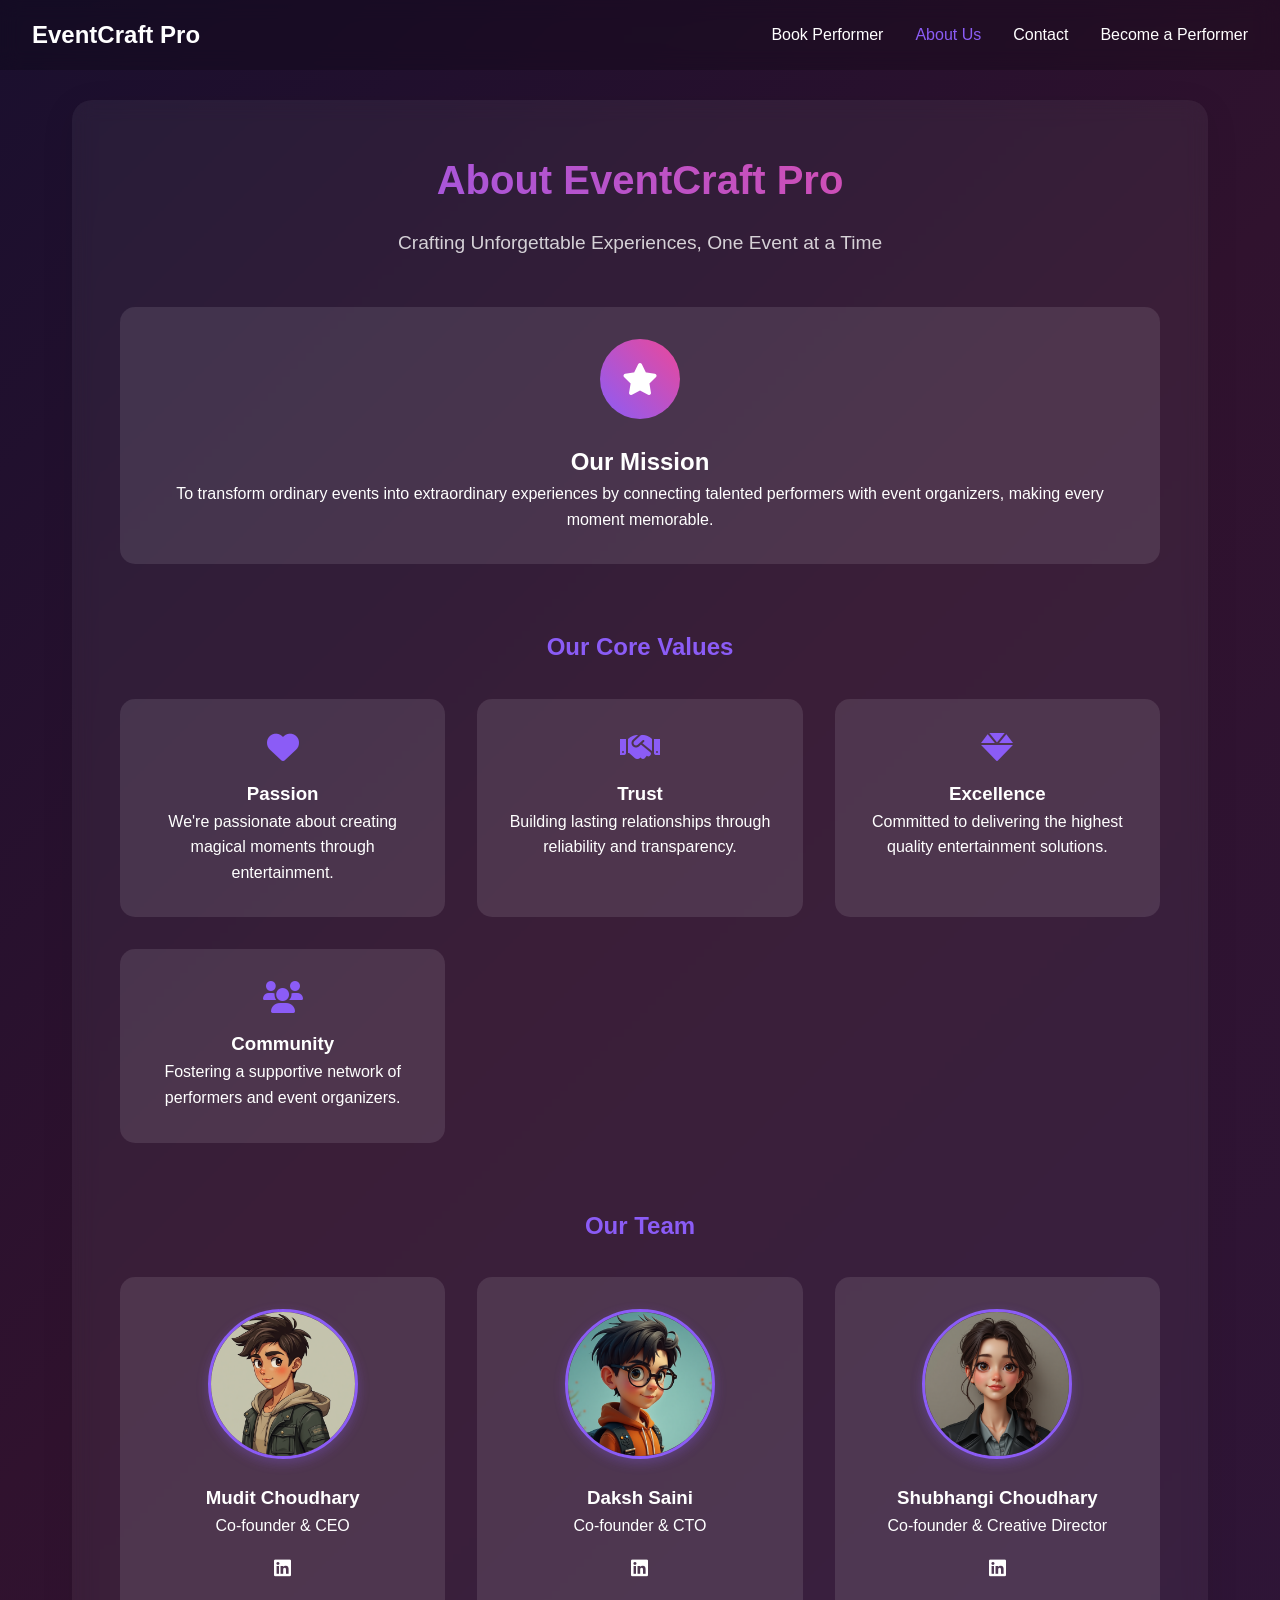
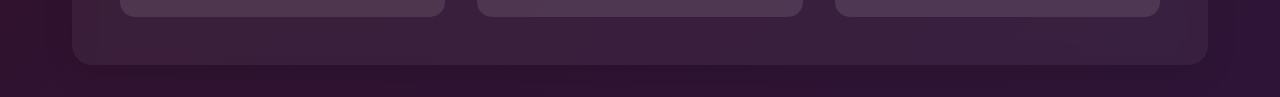
<file: about.html>
<!DOCTYPE html>
<html lang="en">
<head>
    <meta charset="UTF-8">
    <meta name="viewport" content="width=device-width, initial-scale=1.0">
    <title>About Us - EventCraft Pro</title>
    <link rel="stylesheet" href="about.css">
    <link rel="stylesheet" href="https://cdnjs.cloudflare.com/ajax/libs/font-awesome/6.0.0/css/all.min.css">
</head>
<body>
    <nav>
        <div class="logo">EventCraft Pro</div>
        <div class="hamburger">
            <span></span>
            <span></span>
            <span></span>
        </div>
        <ul class="nav-links">
            <li><a href="index.html">Book Performer</a></li>
            <li><a href="about.html" class="active">About Us</a></li>
            <li><a href="contact.html">Contact</a></li>
            <li><a href="Become.html">Become a Performer</a></li>
        </ul>
    </nav>

    <div class="container">
        <div class="about-wrapper">
            <div class="about-header">
                <h1>About EventCraft Pro</h1>
                <p>Crafting Unforgettable Experiences, One Event at a Time</p>
            </div>

            <div class="about-content">
                <div class="mission-section">
                    <div class="icon-box">
                        <i class="fas fa-star"></i>
                    </div>
                    <h2>Our Mission</h2>
                    <p>To transform ordinary events into extraordinary experiences by connecting talented performers with event organizers, making every moment memorable.</p>
                </div>

                <div class="values-section">
                    <h2>Our Core Values</h2>
                    <div class="values-grid">
                        <div class="value-card">
                            <i class="fas fa-heart"></i>
                            <h3>Passion</h3>
                            <p>We're passionate about creating magical moments through entertainment.</p>
                        </div>
                        <div class="value-card">
                            <i class="fas fa-handshake"></i>
                            <h3>Trust</h3>
                            <p>Building lasting relationships through reliability and transparency.</p>
                        </div>
                        <div class="value-card">
                            <i class="fas fa-gem"></i>
                            <h3>Excellence</h3>
                            <p>Committed to delivering the highest quality entertainment solutions.</p>
                        </div>
                        <div class="value-card">
                            <i class="fas fa-users"></i>
                            <h3>Community</h3>
                            <p>Fostering a supportive network of performers and event organizers.</p>
                        </div>
                    </div>
                </div>

                <div class="team-section">
                    <h2>Our Team</h2>
                    <div class="team-grid">
                        <div class="team-member">
                            <div class="member-image">
                                <img src="3.png" alt="Mudit Choudhary">
                            </div>
                            <h3>Mudit Choudhary</h3>
                            <p>Co-founder & CEO</p>
                            <div class="social-links">
                                <a href="https://www.linkedin.com/in/mudit-choudhary-b62a84257/" target="_blank"><i class="fab fa-linkedin"></i></a>
                            </div>
                        </div>
                        <div class="team-member">
                            <div class="member-image">
                                <img src="2.png" alt="Daksh Saini">
                            </div>
                            <h3>Daksh Saini</h3>
                            <p>Co-founder & CTO</p>
                            <div class="social-links">
                                <a href="https://www.linkedin.com/in/daksh-saini-1b1630257/" target="_blank"><i class="fab fa-linkedin"></i></a>
                            </div>
                        </div>
                        <div class="team-member">
                            <div class="member-image">
                                <img src="1.png" alt="Shubhangi Choudhary">
                            </div>
                            <h3>Shubhangi Choudhary</h3>
                            <p>Co-founder & Creative Director</p>
                            <div class="social-links">
                                <a href="https://www.linkedin.com/in/shubhangi-choudhary-b62a84257/" target="_blank"><i class="fab fa-linkedin"></i></a>
                            </div>
                        </div>
                    </div>
                </div>
            </div>
        </div>
    </div>

    <script>
        const hamburger = document.querySelector('.hamburger');
        const navLinks = document.querySelector('.nav-links');

        hamburger.addEventListener('click', () => {
            hamburger.classList.toggle('active');
            navLinks.classList.toggle('active');
        });

        document.querySelectorAll('.nav-links li a').forEach(link => {
            link.addEventListener('click', () => {
                hamburger.classList.remove('active');
                navLinks.classList.remove('active');
            });
        });
    </script>
</body>
</html>
</file>
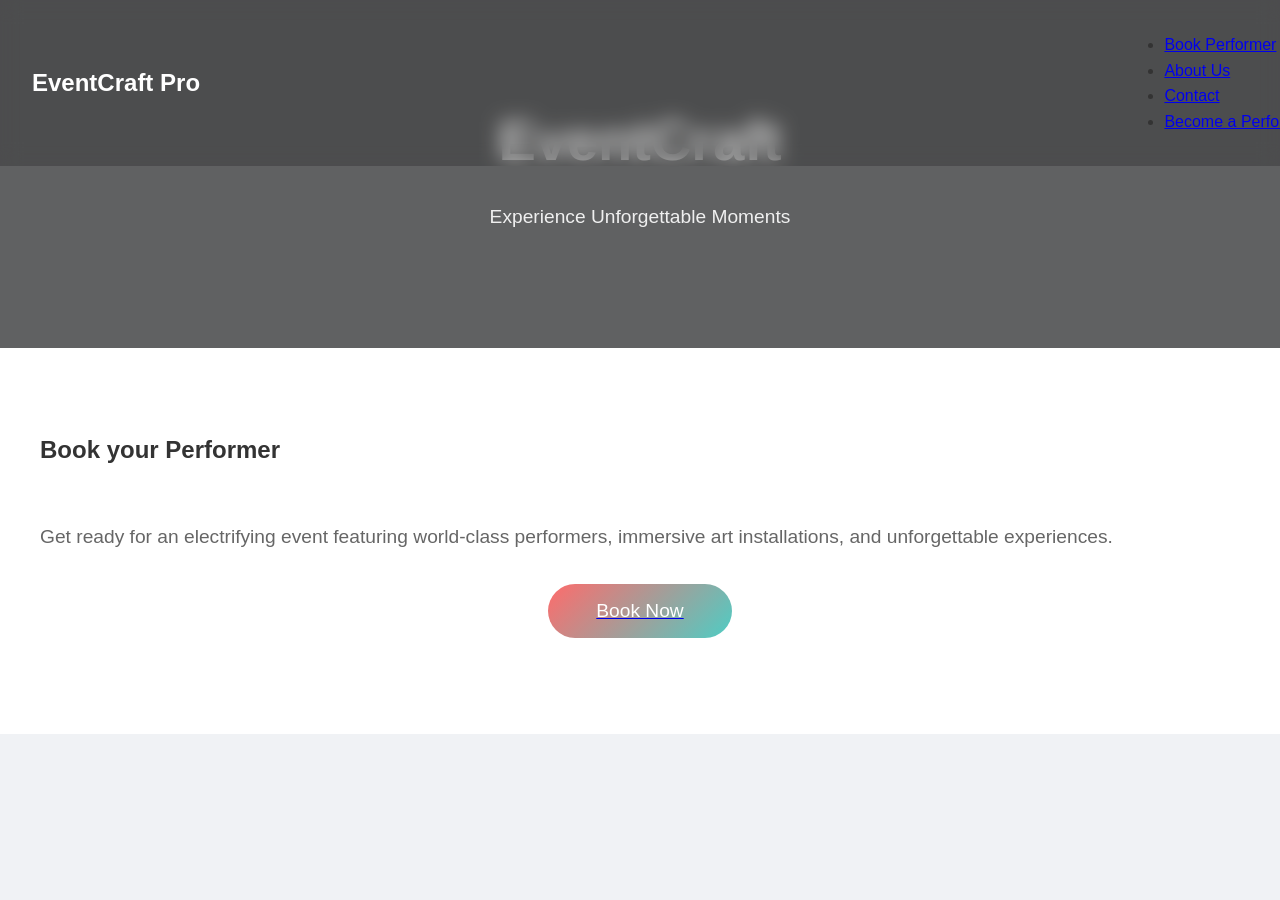
<file: band.html>
<!DOCTYPE html>
<html lang="en">
  <head>
    <meta charset="UTF-8" />
    <meta name="viewport" content="width=device-width, initial-scale=1.0" />
    <title>EventCraft</title>
    <link rel="stylesheet" href="new.css">
  </head>
  <body>



    <nav>
      <div class="logo">EventCraft Pro</div>
      <ul>
          <li><a href="index.html" class="active">Book Performer</a></li>
          <li><a href="about.html">About Us</a></li>
          <li><a href="contact.html">Contact</a></li>
          <li><a href="Become.html">Become a Performer</a></li>

      </ul>
    </nav>









    <div id="app">
      <header>
        <h1>EventCraft</h1>
        <p>Experience Unforgettable Moments</p>
      </header>

      <section class="featured-event">
        <div class="event-details">
          <h2>Book your Performer</h2>
          <div class="event-info">
          </div>
          <p class="description">
            Get ready for an electrifying event featuring world-class performers,
            immersive art installations, and unforgettable experiences.
          </p>
          <!-- <div class="performers">
            <div class="performer">
              <div class="performer-image"></div>
              <h3>Artist-1</h3>
            </div> -->
            <!-- <div class="performer">
              <div class="performer-image second"></div>
              <h3>Artist-2</h3>
            </div>
          </div> -->
          <a href="contact.html"><button class="book-now">Book Now</button></a>
        </div>
    </div>
  </body>
</html>
</file>
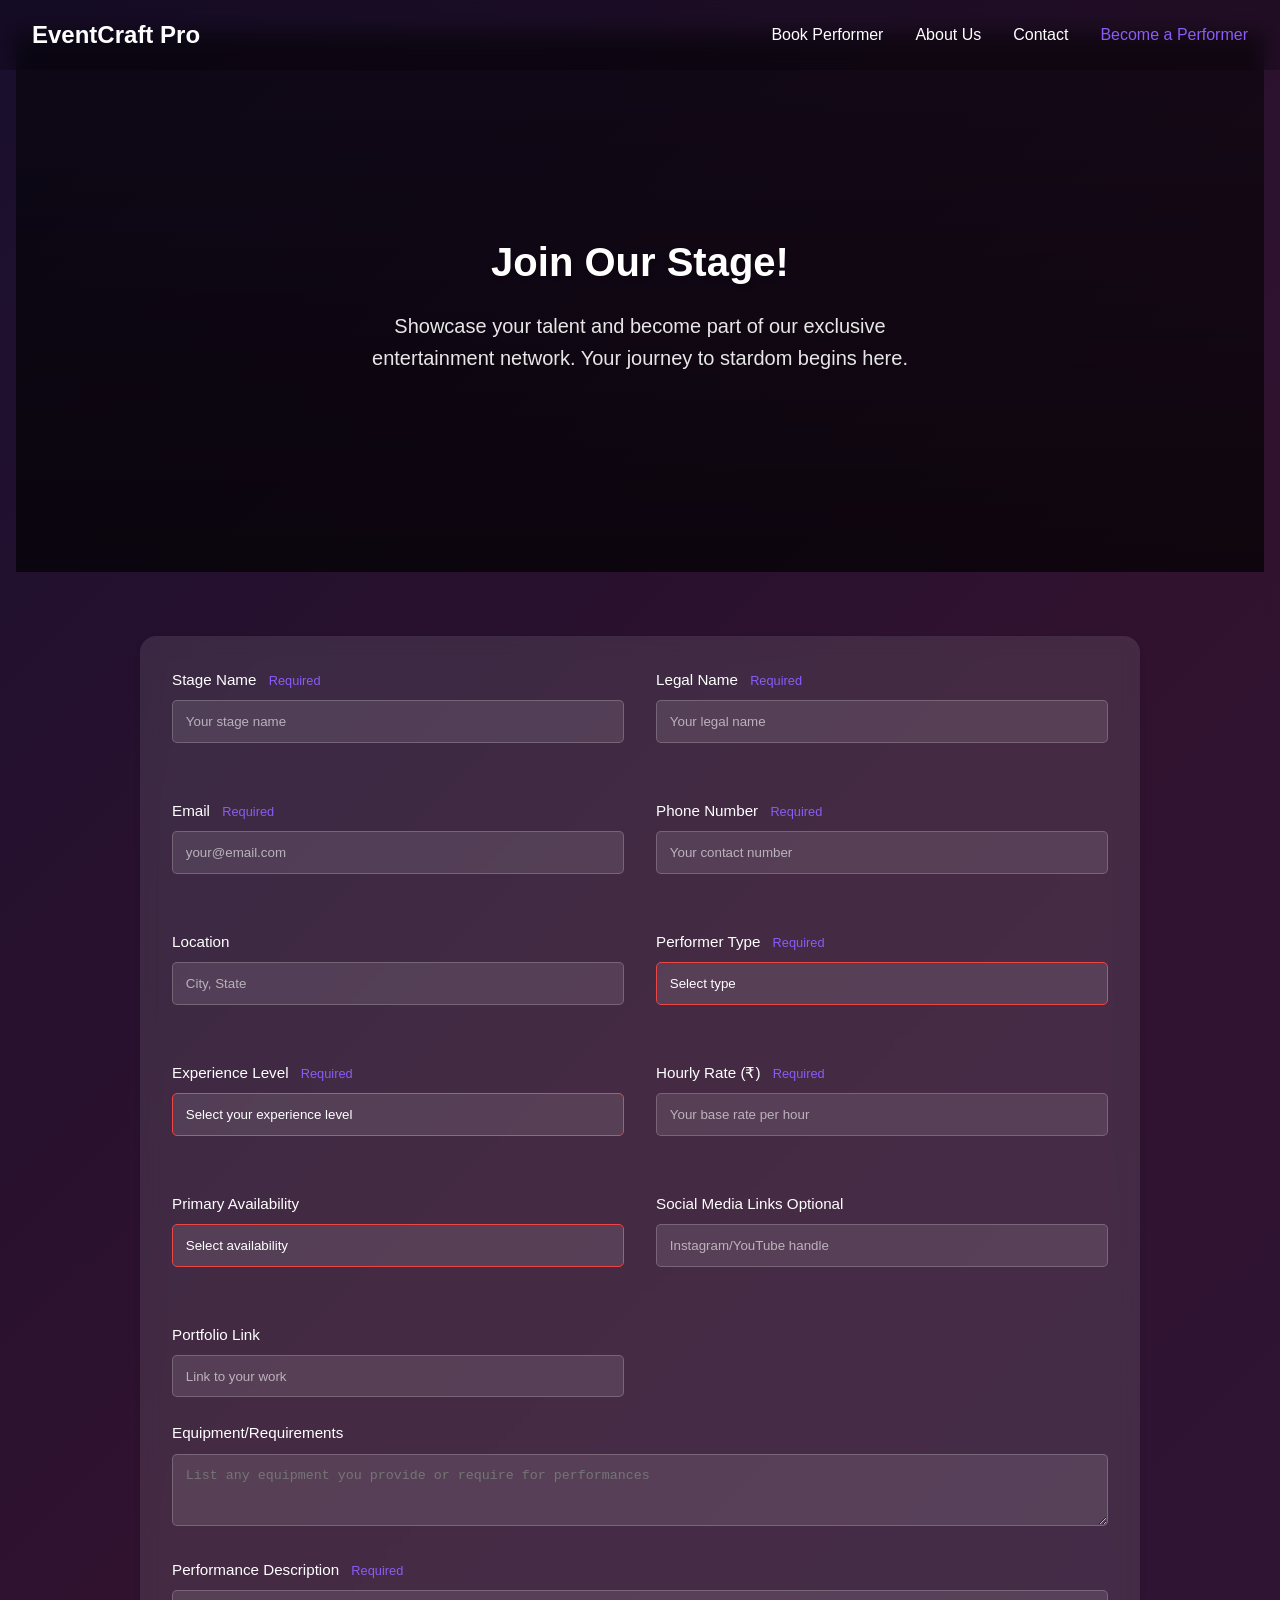
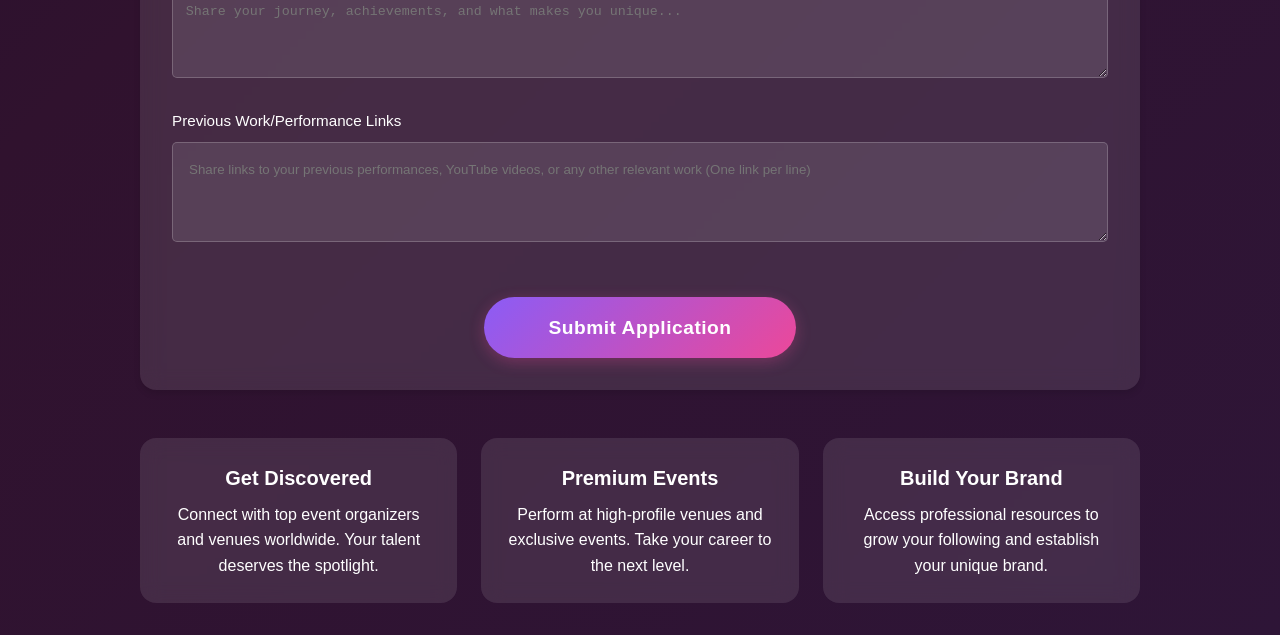
<file: Become.html>
<!DOCTYPE html>
<html lang="en">
<head>
    <meta charset="UTF-8">
    <meta name="viewport" content="width=device-width, initial-scale=1.0">
    <title>Event Performer Registration</title>
    <link rel="stylesheet" href="become-style.css">
</head>
<body>
    <nav>
        <div class="logo">EventCraft Pro</div>
        <div class="hamburger">
            <span></span>
            <span></span>
            <span></span>
        </div>
        <ul class="nav-links">
            <li><a href="index.html">Book Performer</a></li>
            <li><a href="about.html">About Us</a></li>
            <li><a href="contact.html">Contact</a></li>
            <li><a href="Become.html" class="active">Become a Performer</a></li>
        </ul>
    </nav>

    <div class="hero">
        <div class="hero-content">
            <h1>Join Our Stage!</h1>
            <p>Showcase your talent and become part of our exclusive entertainment network. Your journey to stardom begins here.</p>
        </div>
    </div>

    <div class="container">
        <!-- Updated form with Netlify integration -->
        <form id="registration-form" name="performer-registration" method="POST" data-netlify="true">
            <input type="hidden" name="form-name" value="performer-registration">
            <div class="form-grid">
                <div class="form-group">
                    <label for="name">
                        Stage Name
                        <span class="required-tag">Required</span>
                    </label>
                    <input type="text" id="name" name="name" placeholder="Your stage name" required>
                </div>

                <div class="form-group">
                    <label for="realName">
                        Legal Name
                        <span class="required-tag">Required</span>
                    </label>
                    <input type="text" id="realName" name="realName" placeholder="Your legal name" required>
                </div>

                <div class="form-group">
                    <label for="email">
                        Email
                        <span class="required-tag">Required</span>
                    </label>
                    <input type="email" id="email" name="email" placeholder="your@email.com" required>
                </div>

                <div class="form-group">
                    <label for="phone">
                        Phone Number
                        <span class="required-tag">Required</span>
                    </label>
                    <input type="tel" id="phone" name="phone" placeholder="Your contact number" required>
                </div>

                <div class="form-group">
                    <label for="location">Location</label>
                    <input type="text" id="location" name="location" placeholder="City, State" required>
                </div>

                <div class="form-group">
                    <label for="performerType">
                        Performer Type
                        <span class="required-tag">Required</span>
                    </label>
                    <select id="performerType" name="performerType" required onchange="toggleOtherField()">
                        <option value="">Select type</option>
                        <option value="musician">Musician</option>
                        <option value="singer">Singer</option>
                        <option value="dancer">Dancer</option>
                        <option value="comedian">Comedian</option>
                        <option value="magician">Magician</option>
                        <option value="dj">DJ</option>
                        <option value="band">Band</option>
                        <option value="other">Other</option>
                    </select>
                </div>

                <div class="form-group" id="otherPerformerType" style="display: none;">
                    <label for="otherType">Specify Performer Type</label>
                    <input type="text" id="otherType" name="otherType" placeholder="Enter your performer type">
                </div>

                <div class="form-group">
                    <label for="experience">
                        Experience Level
                        <span class="required-tag">Required</span>
                    </label>
                    <select id="experience" name="experience" required>
                        <option value="">Select your experience level</option>
                        <option value="beginner">Beginner (0-2 years)</option>
                        <option value="intermediate">Intermediate (2-5 years)</option>
                        <option value="advanced">Advanced (5+ years)</option>
                        <option value="professional">Professional</option>
                    </select>
                </div>

                <div class="form-group">
                    <label for="rate">
                        Hourly Rate (₹)
                        <span class="required-tag">Required</span>
                    </label>
                    <input type="number" id="rate" name="rate" placeholder="Your base rate per hour" required min="500" max="50000">
                </div>

                <div class="form-group">
                    <label for="availability">Primary Availability</label>
                    <select id="availability" name="availability" required>
                        <option value="">Select availability</option>
                        <option value="weekdays">Weekdays</option>
                        <option value="weekends">Weekends</option>
                        <option value="evenings">Evenings</option>
                        <option value="late-nights">Late Nights</option>
                        <option value="all">All Time</option>
                        <option value="flexible">Flexible</option>
                    </select>
                </div>

                <div class="form-group">
                    <label for="socialMedia">
                        Social Media Links
                        <span class="optional-tag">Optional</span>
                    </label>
                    <input type="text" id="socialMedia" name="socialMedia" placeholder="Instagram/YouTube handle">
                </div>

                <div class="form-group">
                    <label for="portfolio">Portfolio Link</label>
                    <input type="url" id="portfolio" name="portfolio" placeholder="Link to your work">
                </div>
            </div>

            <div class="form-group full-width">
                <label for="equipment">Equipment/Requirements</label>
                <textarea id="equipment" name="equipment" rows="3" placeholder="List any equipment you provide or require for performances"></textarea>
            </div>

            <div class="form-group full-width">
                <label for="description">
                    Performance Description
                    <span class="required-tag">Required</span>
                </label>
                <textarea id="description" name="description" rows="4" placeholder="Share your journey, achievements, and what makes you unique..." required></textarea>
            </div>

            <div class="form-group full-width">
                <label for="previousWork">Previous Work/Performance Links</label>
                <textarea id="previousWork" name="previousWork" rows="3" 
                    placeholder="Share links to your previous performances, YouTube videos, or any other relevant work (One link per line)"></textarea>
            </div>

            <div class="submit-container">
                <button type="submit">Submit Application</button>
            </div>
        </form>

        <div class="features">
            <div class="feature-card">
                <h3>Get Discovered</h3>
                <p>Connect with top event organizers and venues worldwide. Your talent deserves the spotlight.</p>
            </div>
            <div class="feature-card">
                <h3>Premium Events</h3>
                <p>Perform at high-profile venues and exclusive events. Take your career to the next level.</p>
            </div>
            <div class="feature-card">
                <h3>Build Your Brand</h3>
                <p>Access professional resources to grow your following and establish your unique brand.</p>
            </div>
        </div>
    </div>

    <script>
        const hamburger = document.querySelector('.hamburger');
        const navLinks = document.querySelector('.nav-links');

        hamburger.addEventListener('click', () => {
            hamburger.classList.toggle('active');
            navLinks.classList.toggle('active');
        });

        document.querySelectorAll('.nav-links li a').forEach(link => {
            link.addEventListener('click', () => {
                hamburger.classList.remove('active');
                navLinks.classList.remove('active');
            });
        });

        function toggleOtherField() {
            const performerType = document.getElementById('performerType');
            const otherField = document.getElementById('otherPerformerType');
            
            if (performerType.value === 'other') {
                otherField.style.display = 'block';
                document.getElementById('otherType').required = true;
            } else {
                otherField.style.display = 'none';
                document.getElementById('otherType').required = false;
            }
        }
    </script>
</body>
</html>
</file>
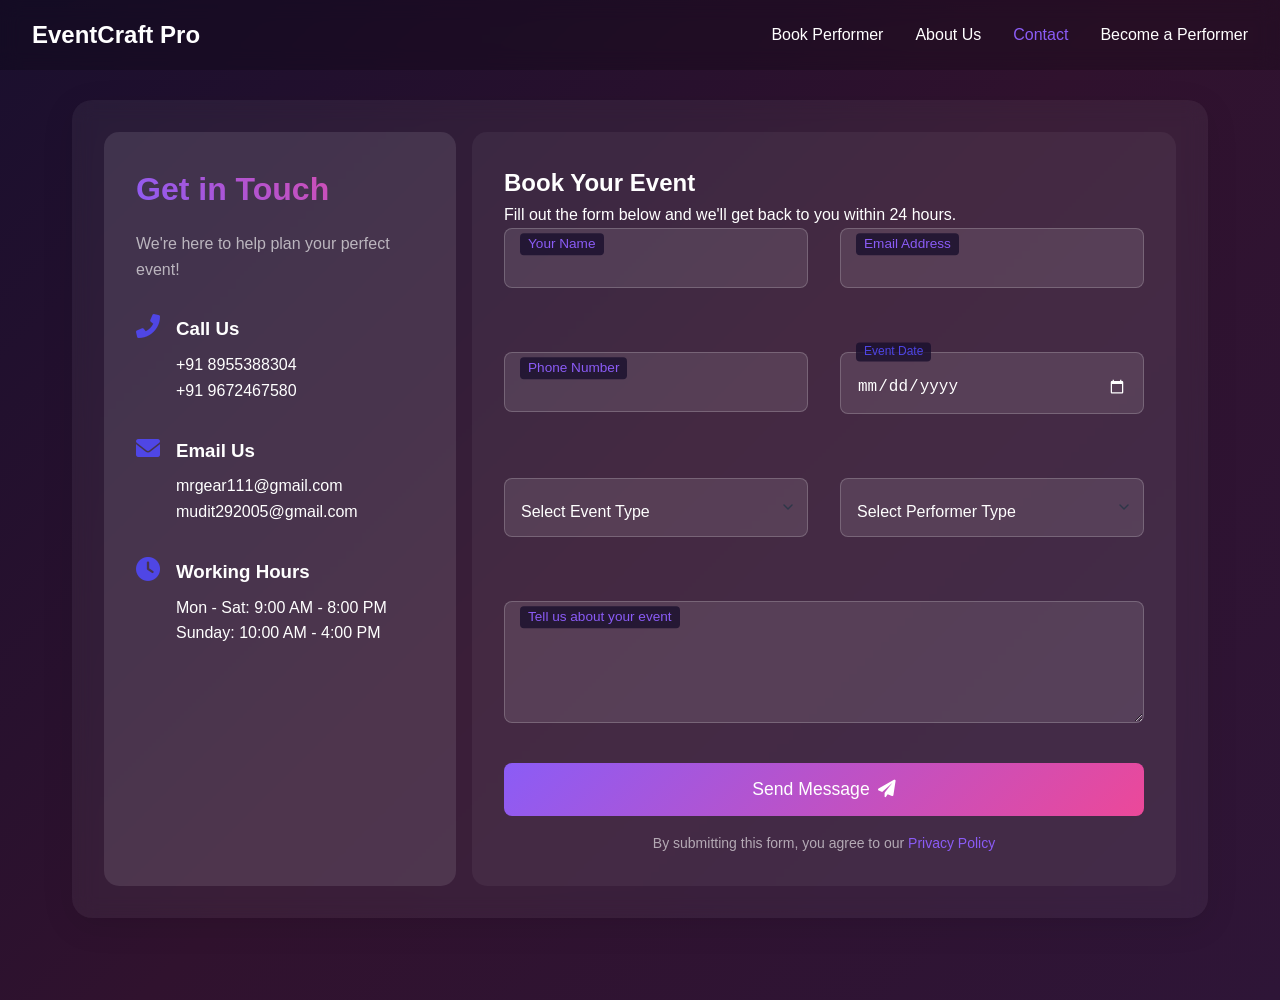
<file: contact.html>
<!DOCTYPE html>
<html lang="en">
<head>
    <meta charset="UTF-8">
    <meta name="viewport" content="width=device-width, initial-scale=1.0">
    <title>Contact Us - EventCraft Pro</title>
    <link rel="stylesheet" href="contact.css">
    <link rel="stylesheet" href="https://cdnjs.cloudflare.com/ajax/libs/font-awesome/6.0.0/css/all.min.css">
</head>
<body>
    <nav>
        <div class="logo">EventCraft Pro</div>
        <div class="hamburger">
            <span></span>
            <span></span>
            <span></span>
        </div>
        <ul class="nav-links">
            <li><a href="index.html">Book Performer</a></li>
            <li><a href="about.html">About Us</a></li>
            <li><a href="contact.html" class="active">Contact</a></li>
            <li><a href="Become.html">Become a Performer</a></li>
        </ul>
    </nav>

    <div class="container">
        <div class="contact-wrapper">
            <div class="contact-info">
                <h2>Get in Touch</h2>
                <p class="info-desc">We're here to help plan your perfect event!</p>
                <div class="info-items">
                    <div class="info-item">
                        <i class="fas fa-phone-alt"></i>
                        <div>
                            <h3>Call Us</h3>
                            <p>+91 8955388304</p>
                            <p>+91 9672467580</p>
                        </div>
                    </div>
                    <div class="info-item">
                        <i class="fas fa-envelope"></i>
                        <div>
                            <h3>Email Us</h3>
                            <p>mrgear111@gmail.com</p>
                            <p>mudit292005@gmail.com</p>
                        </div>
                    </div>
                    <div class="info-item">
                        <i class="fas fa-clock"></i>
                        <div>
                            <h3>Working Hours</h3>
                            <p>Mon - Sat: 9:00 AM - 8:00 PM</p>
                            <p>Sunday: 10:00 AM - 4:00 PM</p>
                        </div>
                    </div>
                </div>
            </div>

            <!-- Netlify Integrated Form -->
            <form class="contact-form" id="contact-form" name="contact" method="POST" data-netlify="true">
                <input type="hidden" name="form-name" value="contact">
                <h2>Book Your Event</h2>
                <p class="form-desc">Fill out the form below and we'll get back to you within 24 hours.</p>
                
                <div class="form-grid">
                    <div class="form-group">
                        <input type="text" id="name" name="name" placeholder=" " required>
                        <label for="name">Your Name</label>
                        <span class="focus-border"></span>
                    </div>

                    <div class="form-group">
                        <input type="email" id="email" name="email" placeholder=" " required>
                        <label for="email">Email Address</label>
                        <span class="focus-border"></span>
                    </div>

                    <div class="form-group">
                        <input type="tel" id="phone" name="phone" placeholder=" " required>
                        <label for="phone">Phone Number</label>
                        <span class="focus-border"></span>
                    </div>

                    <div class="form-group">
                        <input type="date" id="eventDate" name="eventDate" required>
                        <label for="eventDate" class="date-label">Event Date</label>
                        <span class="focus-border"></span>
                    </div>

                    <div class="form-group">
                        <select id="eventType" name="eventType" required>
                            <option value="">Select Event Type</option>
                            <option value="wedding">Wedding</option>
                            <option value="corporate">Corporate Event</option>
                            <option value="birthday">Birthday Party</option>
                            <option value="concert">Concert</option>
                            <option value="festival">Festival</option>
                            <option value="other">Other</option>
                        </select>
                        <span class="focus-border"></span>
                    </div>

                    <div class="form-group">
                        <select id="performerType" name="performerType" required>
                            <option value="">Select Performer Type</option>
                            <option value="dj">DJ</option>
                            <option value="band">Live Band</option>
                            <option value="singer">Singer</option>
                            <option value="dancer">Dancer</option>
                            <option value="magician">Magician</option>
                            <option value="other">Other</option>
                        </select>
                        <span class="focus-border"></span>
                    </div>

                    <div class="form-group" id="otherPerformerType" style="display: none;">
                        <input type="text" id="otherType" name="otherType" placeholder=" ">
                        <label for="otherType">Specify Performer Type</label>
                        <span class="focus-border"></span>
                    </div>
                </div>

                <div class="form-group full-width">
                    <textarea id="message" name="message" rows="4" placeholder=" " required></textarea>
                    <label for="message">Tell us about your event</label>
                    <span class="focus-border"></span>
                </div>

                <div class="form-footer">
                    <button type="submit" class="submit-btn">
                        <span>Send Message</span>
                        <i class="fas fa-paper-plane"></i>
                    </button>
                    <p class="privacy-note">By submitting this form, you agree to our <a href="#">Privacy Policy</a></p>
                </div>
            </form>
        </div>
    </div>

    <div class="form-status success">
        <i class="fas fa-check-circle"></i>
        <p>Message sent successfully!</p>
    </div>

    <div class="form-status error">
        <i class="fas fa-times-circle"></i>
        <p>Oops! Something went wrong.</p>
    </div>

    <script>
        // Hamburger menu functionality
        const hamburger = document.querySelector('.hamburger');
        const navLinks = document.querySelector('.nav-links');

        hamburger.addEventListener('click', () => {
            hamburger.classList.toggle('active');
            navLinks.classList.toggle('active');
        });

        document.querySelectorAll('.nav-links li a').forEach(link => {
            link.addEventListener('click', () => {
                hamburger.classList.remove('active');
                navLinks.classList.remove('active');
            });
        });

        // Add performer type toggle functionality
        document.getElementById('performerType').addEventListener('change', function() {
            const otherField = document.getElementById('otherPerformerType');
            if (this.value === 'other') {
                otherField.style.display = 'block';
                document.getElementById('otherType').required = true;
            } else {
                otherField.style.display = 'none';
                document.getElementById('otherType').required = false;
            }
        });
    </script>
</body>
</html>
</file>
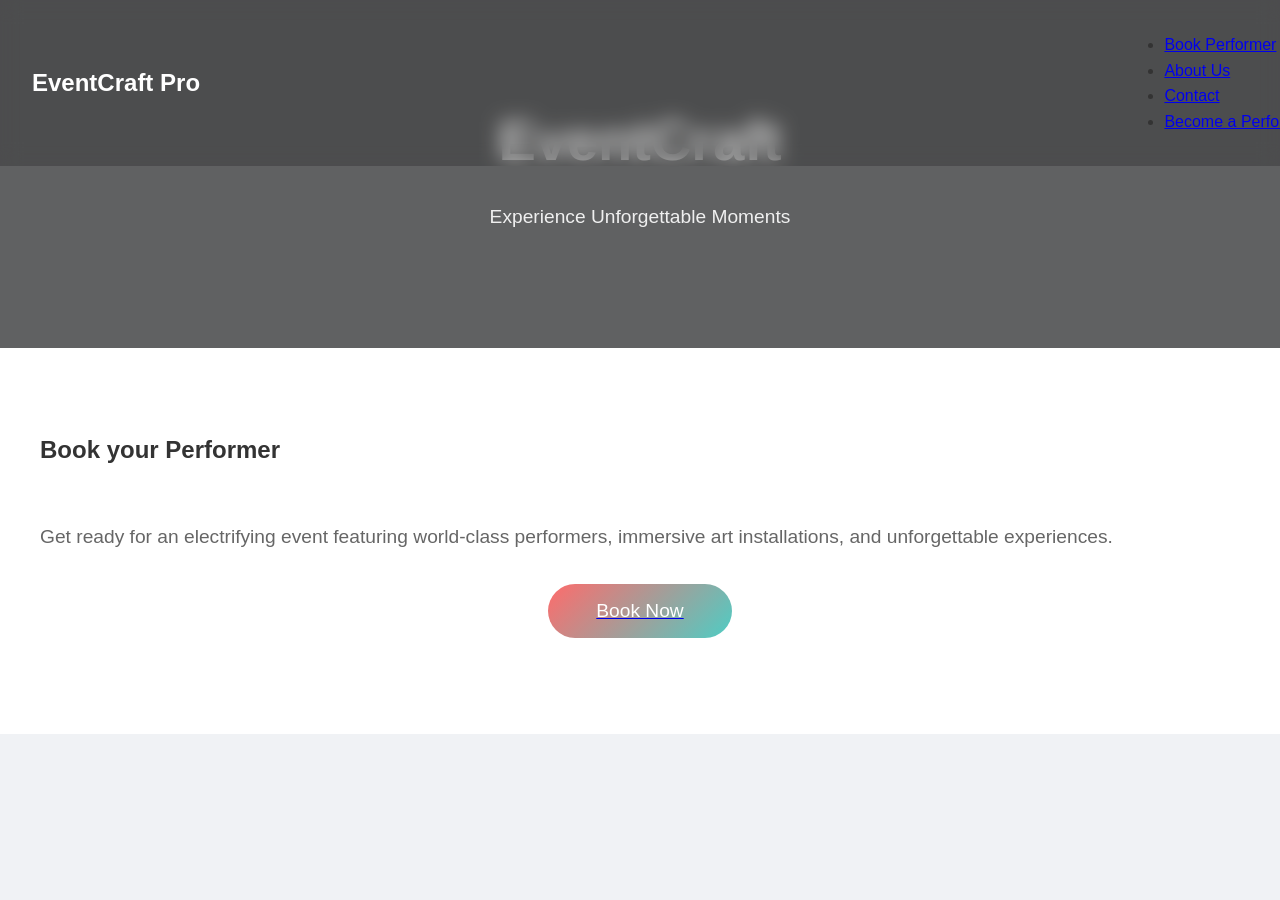
<file: dancer.html>
<!DOCTYPE html>
<html lang="en">
  <head>
    <meta charset="UTF-8" />
    <meta name="viewport" content="width=device-width, initial-scale=1.0" />
    <title>EventCraft</title>
    <link rel="stylesheet" href="new.css">
  </head>
  <body>



    
    <nav>
      <div class="logo">EventCraft Pro</div>
      <ul>
          <li><a href="index.html" class="active">Book Performer</a></li>
          <li><a href="about.html">About Us</a></li>
          <li><a href="contact.html">Contact</a></li>
          <li><a href="Become.html">Become a Performer</a></li>

      </ul>
    </nav>









    <div id="app">
      <header>
        <h1>EventCraft</h1>
        <p>Experience Unforgettable Moments</p>
      </header>

      <section class="featured-event">
        <div class="event-details">
          <h2>Book your Performer</h2>
          <div class="event-info">
          </div>
          <p class="description">
            Get ready for an electrifying event featuring world-class performers,
            immersive art installations, and unforgettable experiences.
          </p>
          <!-- <div class="performers">
            <div class="performer">
              <div class="performer-image"></div>
              <h3>Artist-1</h3>
            </div> -->
            <!-- <div class="performer">
              <div class="performer-image second"></div>
              <h3>Artist-2</h3>
            </div>
          </div> -->
          <a href="contact.html"><button class="book-now">Book Now</button></a>
        </div>
    </div>
  </body>
</html>
</file>
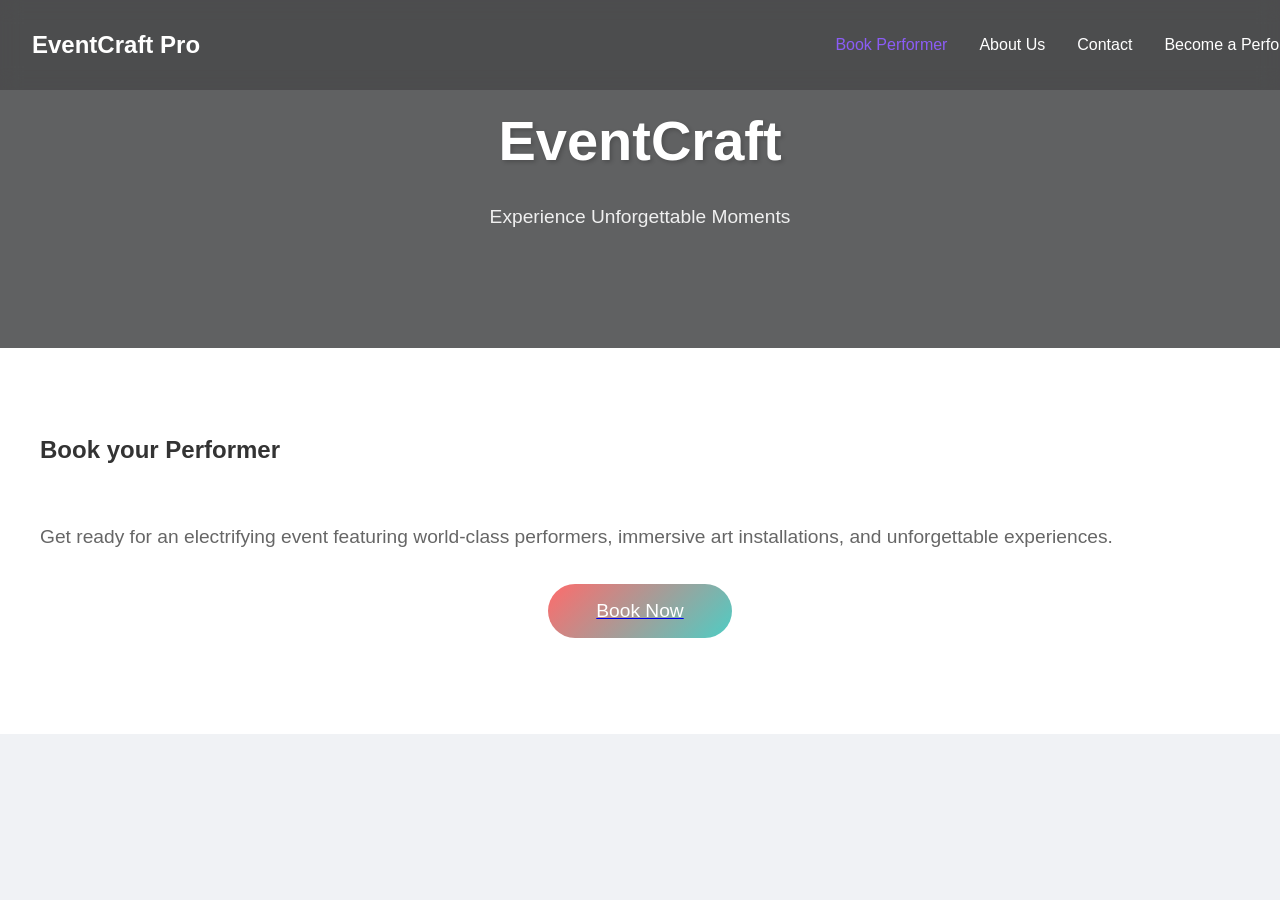
<file: DJ.html>
<!DOCTYPE html>
<html lang="en">
  <head>
    <meta charset="UTF-8" />
    <meta name="viewport" content="width=device-width, initial-scale=1.0" />
    <title>EventCraft</title>
    <link rel="stylesheet" href="new.css">
  </head>
  <body>



    <nav>
      <div class="logo">EventCraft Pro</div>
      <div class="hamburger">
          <span></span>
          <span></span>
          <span></span>
      </div>
      <ul class="nav-links">
          <li><a href="index.html" class="active">Book Performer</a></li>
          <li><a href="about.html">About Us</a></li>
          <li><a href="contact.html">Contact</a></li>
          <li><a href="Become.html">Become a Performer</a></li>
      </ul>
    </nav>









    <div id="app">
      <header>
        <h1>EventCraft</h1>
        <p>Experience Unforgettable Moments</p>
      </header>

      <section class="featured-event">
        <div class="event-details">
          <h2>Book your Performer</h2>
          <div class="event-info">
          </div>
          <p class="description">
            Get ready for an electrifying event featuring world-class performers,
            immersive art installations, and unforgettable experiences.
          </p>
          <!-- <div class="performers">
            <div class="performer">
              <div class="performer-image"></div>
              <h3>Artist-1</h3>
            </div> -->
            <!-- <div class="performer">
              <div class="performer-image second"></div>
              <h3>Artist-2</h3>
            </div>
          </div> -->
          <a href="contact.html"><button class="book-now">Book Now</button></a>
        </div>
    </div>

    <script>
        const hamburger = document.querySelector('.hamburger');
        const navLinks = document.querySelector('.nav-links');

        hamburger.addEventListener('click', () => {
            hamburger.classList.toggle('active');
            navLinks.classList.toggle('active');
        });

        document.querySelectorAll('.nav-links li a').forEach(link => {
            link.addEventListener('click', () => {
                hamburger.classList.remove('active');
                navLinks.classList.remove('active');
            });
        });
    </script>
  </body>
</html>
</file>
<file: about.css>
* {
    margin: 0;
    padding: 0;
    box-sizing: border-box;
}

body {
    font-family: -apple-system, BlinkMacSystemFont, 'Segoe UI', Roboto, Oxygen, Ubuntu, Cantarell, sans-serif;
    line-height: 1.6;
    background: linear-gradient(135deg, #1a0f2e, #30122e, #2e1537);
    color: white;
    min-height: 100vh;
}

/* Navigation Styles */
nav {
    display: flex;
    justify-content: space-between;
    align-items: center;
    padding: 1rem 2rem;
    background: rgba(0, 0, 0, 0.2);
    backdrop-filter: blur(10px);
    position: fixed;
    width: 100%;
    top: 0;
    z-index: 1000;
}

.logo {
    font-size: 1.5rem;
    font-weight: bold;
    color: white;
}

.nav-links {
    display: flex;
    list-style: none;
    gap: 2rem;
}

.nav-links a {
    color: white;
    text-decoration: none;
    font-weight: 500;
    transition: color 0.3s;
}

.nav-links a:hover,
.nav-links a.active {
    color: #8b5cf6;
}

/* Container Styles */
.container {
    max-width: 1200px;
    margin: 2rem auto;
    padding: 0 2rem;
    margin-top: 100px;
}

.about-wrapper {
    background: rgba(255, 255, 255, 0.05);
    backdrop-filter: blur(10px);
    border-radius: 20px;
    padding: 3rem;
    box-shadow: 0 8px 32px rgba(0, 0, 0, 0.1);
    animation: fadeIn 0.8s ease forwards;
}

@keyframes fadeIn {
    from {
        opacity: 0;
        transform: translateY(30px);
    }
    to {
        opacity: 1;
        transform: translateY(0);
    }
}

/* Header Section */
.about-header {
    text-align: center;
    margin-bottom: 3rem;
}

.about-header h1 {
    font-size: 2.5rem;
    margin-bottom: 1rem;
    background: linear-gradient(45deg, #8b5cf6, #ec4899);
    -webkit-background-clip: text;
    -webkit-text-fill-color: transparent;
}

.about-header p {
    font-size: 1.2rem;
    color: rgba(255, 255, 255, 0.8);
}

/* Mission Section */
.mission-section {
    text-align: center;
    margin-bottom: 4rem;
    padding: 2rem;
    background: rgba(255, 255, 255, 0.1);
    border-radius: 15px;
}

.icon-box {
    width: 80px;
    height: 80px;
    margin: 0 auto 1.5rem;
    background: linear-gradient(45deg, #8b5cf6, #ec4899);
    border-radius: 50%;
    display: flex;
    align-items: center;
    justify-content: center;
}

.icon-box i {
    font-size: 2rem;
    color: white;
}

/* Values Section */
.values-section {
    margin-bottom: 4rem;
}

.values-section h2 {
    text-align: center;
    margin-bottom: 2rem;
    color: #8b5cf6;
}

.values-grid {
    display: grid;
    grid-template-columns: repeat(auto-fit, minmax(250px, 1fr));
    gap: 2rem;
}

.value-card {
    background: rgba(255, 255, 255, 0.1);
    padding: 2rem;
    border-radius: 15px;
    text-align: center;
    transition: transform 0.3s ease;
}

.value-card:hover {
    transform: translateY(-5px);
}

.value-card i {
    font-size: 2rem;
    color: #8b5cf6;
    margin-bottom: 1rem;
}

/* Team Section */
.team-section {
    text-align: center;
}

.team-section h2 {
    margin-bottom: 2rem;
    color: #8b5cf6;
}

.team-grid {
    display: grid;
    grid-template-columns: repeat(3, 1fr);
    gap: 2rem;
    margin-top: 2rem;
}

.team-member {
    background: rgba(255, 255, 255, 0.1);
    padding: 2rem;
    border-radius: 15px;
    transition: transform 0.3s ease;
}

.team-member:hover {
    transform: translateY(-5px);
}

.member-image {
    width: 150px;
    height: 150px;
    margin: 0 auto 1.5rem;
    border-radius: 50%;
    overflow: hidden;
    border: 3px solid #8b5cf6;
    box-shadow: 0 4px 12px rgba(139, 92, 246, 0.3);
}

.member-image img {
    width: 100%;
    height: 100%;
    object-fit: cover;
    transition: transform 0.3s ease;
}

.team-member:hover .member-image img {
    transform: scale(1.1);
}

.social-links {
    margin-top: 1rem;
}

.social-links a {
    color: white;
    margin: 0 0.5rem;
    font-size: 1.2rem;
    transition: color 0.3s;
}

.social-links a:hover {
    color: #8b5cf6;
}

/* Mobile Styles */
@media (max-width: 992px) {
    .team-grid {
        grid-template-columns: repeat(2, 1fr);
    }
}

@media (max-width: 768px) {
    .team-grid {
        grid-template-columns: 1fr;
    }

    .hamburger {
        display: block;
        z-index: 1001;
    }

    .nav-links {
        position: fixed;
        top: 0;
        right: -100%;
        height: 100vh;
        width: 100%;
        background: rgba(0, 0, 0, 0.9);
        flex-direction: column;
        justify-content: center;
        align-items: center;
        transition: right 0.3s ease;
        z-index: 1000;
    }

    .nav-links.active {
        right: 0;
    }

    nav ul li {
        margin: 20px 0;
    }

    .hamburger.active span:nth-child(1) {
        transform: rotate(45deg) translate(5px, 5px);
    }

    .hamburger.active span:nth-child(2) {
        opacity: 0;
    }

    .hamburger.active span:nth-child(3) {
        transform: rotate(-45deg) translate(7px, -6px);
    }

    nav ul {
        display: flex;
    }

    .nav-links a {
        color: white;
        font-size: 1.2rem;
        margin: 1rem 0;
    }
}

/* Update/Add these hamburger menu styles */
.hamburger {
    display: none;
    cursor: pointer;
    padding: 10px;
}

.hamburger span {
    display: block;
    width: 25px;
    height: 3px;
    background-color: white;
    margin: 5px 0;
    transition: all 0.3s ease;
}

@media (max-width: 768px) {
    .hamburger {
        display: block;
        z-index: 1001;
    }

    .nav-links {
        position: fixed;
        top: 0;
        right: -100%;
        height: 100vh;
        width: 100%;
        background: rgba(0, 0, 0, 0.9);
        flex-direction: column;
        justify-content: center;
        align-items: center;
        transition: right 0.3s ease;
        z-index: 1000;
    }

    .nav-links.active {
        right: 0;
    }

    nav ul li {
        margin: 20px 0;
    }

    .hamburger.active span:nth-child(1) {
        transform: rotate(45deg) translate(5px, 5px);
    }

    .hamburger.active span:nth-child(2) {
        opacity: 0;
    }

    .hamburger.active span:nth-child(3) {
        transform: rotate(-45deg) translate(7px, -6px);
    }

    nav ul {
        display: flex;
    }

    .nav-links a {
        color: white;
        font-size: 1.2rem;
        margin: 1rem 0;
    }
}
</file>
<file: new.css>
:root {
  --gradient-primary: linear-gradient(135deg, #FF6B6B, #4ECDC4);
  --gradient-secondary: linear-gradient(135deg, #6C63FF, #FF6584);
  font-family: 'Segoe UI', Tahoma, Geneva, Verdana, sans-serif;
}

body {
  margin: 0;
  background: #f0f2f5;
  color: #333;
  line-height: 1.6;
}

#app {
  width: 100%;
  min-height: 100vh;
}

header {
  background: linear-gradient(rgba(0, 0, 0, 0.6), rgba(0, 0, 0, 0.6)),
              url('https://images.unsplash.com/photo-1533174072545-7a4b6ad7a6c3?w=1200') center/cover;
  color: white;
  padding: 6rem 2rem;
  text-align: center;
  box-shadow: 0 4px 12px rgba(0, 0, 0, 0.1);
}

header h1 {
  font-size: 3.5rem;
  margin: 0;
  text-shadow: 2px 2px 4px rgba(0, 0, 0, 0.2);
}

header p {
  font-size: 1.2rem;
  margin-top: 1rem;
  opacity: 0.9;
}

.featured-event {
  padding: 4rem 2rem;
  background: white;
  background-image: linear-gradient(rgba(255, 255, 255, 0.95), rgba(255, 255, 255, 0.95)),
                    url('https://images.unsplash.com/photo-1492684223066-81342ee5ff30?w=1200');
  background-attachment: fixed;
  background-size: cover;
}

.event-details {
  max-width: 1200px;
  margin: 0 auto;
}

.event-info {
  display: flex;
  gap: 2rem;
  margin: 1rem 0;
  font-size: 1.1rem;
}

.description {
  font-size: 1.2rem;
  color: #666;
  margin: 2rem 0;
}

.performers {
  display: grid;
  grid-template-columns: repeat(auto-fit, minmax(300px, 1fr));
  gap: 2rem;
  margin: 3rem 0;
}

.performer {
  background: #f8f9fa;
  padding: 2rem;
  border-radius: 15px;
  text-align: center;
  transition: transform 0.3s;
  box-shadow: 0 4px 15px rgba(0, 0, 0, 0.1);
  overflow: hidden;
}

.performer:hover {
  transform: translateY(-5px);
}

.performer-image {
  height: 200px;
  border-radius: 10px;
  margin-bottom: 1.5rem;
  background-size: cover;
  background-position: center;
  transition: transform 0.3s;
}

.performer-image:hover {
  transform: scale(1.05);
}

.performer:nth-child(1) .performer-image {
  background-image: url('https://images.unsplash.com/photo-1470225620780-dba8ba36b745?w=800');
}

.performer:nth-child(2) .performer-image {
  background-image: url('https://images.unsplash.com/photo-1598387993441-a364f854c3e1?w=800');
}

.time {
  color: #666;
  font-weight: bold;
}

.book-now {
  background: var(--gradient-primary);
  color: white;
  border: none;
  padding: 1rem 3rem;
  font-size: 1.2rem;
  border-radius: 30px;
  cursor: pointer;
  display: block;
  margin: 2rem auto;
  transition: transform 0.3s, box-shadow 0.3s;
}

.book-now:hover {
  transform: translateY(-2px);
  box-shadow: 0 4px 15px rgba(0, 0, 0, 0.2);
}

.highlights {
  padding: 4rem 2rem;
  background: #f8f9fa;
  background-image: linear-gradient(rgba(248, 249, 250, 0.92), rgba(248, 249, 250, 0.92)),
                    url('https://images.unsplash.com/photo-1514525253161-7a46d19cd819?w=1200');
  background-size: cover;
  background-attachment: fixed;
}

.highlights h2 {
  text-align: center;
  margin-bottom: 3rem;
}

.highlight-grid {
  display: grid;
  grid-template-columns: repeat(auto-fit, minmax(250px, 1fr));
  gap: 2rem;
  max-width: 1200px;
  margin: 0 auto;
}

.highlight-item {
  background: rgba(255, 255, 255, 0.9);
  padding: 2rem;
  border-radius: 15px;
  text-align: center;
  box-shadow: 0 4px 6px rgba(0, 0, 0, 0.05);
  transition: transform 0.3s;
  backdrop-filter: blur(5px);
}

.highlight-item:hover {
  transform: translateY(-5px);
}

@media (max-width: 768px) {
  header h1 {
    font-size: 2.5rem;
  }
  
  .event-info {
    flex-direction: column;
    gap: 0.5rem;
  }
  
  .performers {
    grid-template-columns: 1fr;
  }
}


nav {
  display: flex;
  justify-content: space-between;
  align-items: center;
  padding: 1rem 2rem;
  background: rgba(0, 0, 0, 0.2);
  backdrop-filter: blur(10px);
  position: fixed;
  width: 100%;
  top: 0;
  z-index: 1000;
}

.logo {
  font-size: 1.5rem;
  font-weight: bold;
  color: white;
}

.nav-links {
  display: flex;
  list-style: none;
  gap: 2rem;
}

.nav-links a {
  color: white;
  text-decoration: none;
  font-weight: 500;
  transition: color 0.3s;
}

.nav-links a:hover,
.nav-links a.active {
  color: #8b5cf6;
}

.hamburger {
  display: none;
  cursor: pointer;
}

.hamburger span {
  display: block;
  width: 25px;
  height: 3px;
  background-color: white;
  margin: 5px 0;
  transition: all 0.3s ease;
}

@media (max-width: 768px) {
  .hamburger {
    display: block;
    z-index: 100;
  }

  .nav-links {
    position: fixed;
    top: 0;
    right: -100%;
    height: 100vh;
    width: 100%;
    background: rgba(0, 0, 0, 0.95);
    flex-direction: column;
    justify-content: center;
    align-items: center;
    transition: 0.3s;
    z-index: 99;
  }

  .nav-links.active {
    right: 0;
  }

  .nav-links a {
    color: white;
    font-size: 1.2rem;
    margin: 1rem 0;
  }

  .hamburger.active span:nth-child(1) {
    transform: rotate(45deg) translate(5px, 5px);
  }

  .hamburger.active span:nth-child(2) {
    opacity: 0;
  }

  .hamburger.active span:nth-child(3) {
    transform: rotate(-45deg) translate(7px, -6px);
  }
}
</file>
<file: become-style.css>
* {
    margin: 0;
    padding: 0;
    box-sizing: border-box;
}

body {
    font-family: -apple-system, BlinkMacSystemFont, 'Segoe UI', Roboto, Oxygen, Ubuntu, Cantarell, sans-serif;
    line-height: 1.6;
    min-height: 100vh;
    background: linear-gradient(135deg, #1a0f2e, #30122e, #2e1537);
    color: white;
    padding: 2rem 1rem;
}

.container {
    max-width: 1000px;
    margin: 0 auto;
}

/* Header styles */
header {
    text-align: center;
    margin-bottom: 3rem;
}

h1 {
    font-size: 2.5rem;
    margin-bottom: 1rem;
    text-shadow: 2px 2px 4px rgba(0, 0, 0, 0.2);
}

/* Form styles */
form {
    background: rgba(255, 255, 255, 0.1);
    backdrop-filter: blur(10px);
    padding: 2rem;
    border-radius: 1rem;
    box-shadow: 0 4px 6px rgba(0, 0, 0, 0.1);
    margin-bottom: 3rem;
}

.form-grid {
    display: grid;
    grid-template-columns: repeat(auto-fit, minmax(300px, 1fr));
    gap: 2rem;
}

.form-group {
    margin-bottom: 1.5rem;
    position: relative;
}

.full-width {
    grid-column: 1 / -1;
}

label {
    display: block;
    margin-bottom: 0.5rem;
    font-weight: 500;
    color: #fff;
    font-size: 0.95rem;
}

/* Update form input and select styles */
.form-group input,
.form-group select,
.form-group textarea {
    width: 100%;
    padding: 0.8rem;
    background: rgba(255, 255, 255, 0.1);
    border: 1px solid rgba(255, 255, 255, 0.2);
    border-radius: 5px;
    color: white;
    transition: all 0.3s ease;
}

/* Remove red outline and keep only blue focus style */
.form-group input:focus,
.form-group select:focus,
.form-group textarea:focus {
    outline: none;
    border-color: #8b5cf6;
    box-shadow: 0 0 0 2px rgba(139, 92, 246, 0.2);
}

/* Remove default red outline for required fields */
.form-group input:required,
.form-group select:required,
.form-group textarea:required {
    box-shadow: none;
}

/* Style for required tag */
.required-tag {
    font-size: 0.8rem;
    color: #8b5cf6;
    margin-left: 0.5rem;
}

/* Remove red border on invalid state */
.form-group input:invalid,
.form-group select:invalid,
.form-group textarea:invalid {
    box-shadow: none;
    border-color: rgba(255, 255, 255, 0.2);
}

button {
    background: linear-gradient(135deg, #8b5cf6, #ec4899);
    padding: 1.2rem 3rem;
    border-radius: 3rem;
    font-size: 1.1rem;
    font-weight: 600;
    letter-spacing: 0.5px;
    box-shadow: 0 4px 15px rgba(236, 72, 153, 0.3);
}

button:hover {
    transform: translateY(-2px);
    box-shadow: 0 6px 20px rgba(236, 72, 153, 0.4);
}

/* Form validation styling */
input:invalid:not(:placeholder-shown),
select:invalid:not(:placeholder-shown) {
    border-color: #ef4444;
}

/* Loading state */
button[type="submit"].loading {
    position: relative;
    color: transparent;
}

button[type="submit"].loading::after {
    content: "";
    position: absolute;
    width: 20px;
    height: 20px;
    top: 50%;
    left: 50%;
    transform: translate(-50%, -50%);
    border: 2px solid #fff;
    border-radius: 50%;
    border-right-color: transparent;
    animation: rotate 0.8s linear infinite;
}

@keyframes rotate {
    100% {
        transform: translate(-50%, -50%) rotate(360deg);
    }
}

/* Features section */
.features {
    display: grid;
    grid-template-columns: repeat(auto-fit, minmax(250px, 1fr));
    gap: 1.5rem;
    margin-top: 3rem;
}

.feature-card {
    background: rgba(255, 255, 255, 0.1);
    backdrop-filter: blur(10px);
    padding: 1.5rem;
    border-radius: 1rem;
    text-align: center;
    transition: transform 0.2s;
    position: relative;
    overflow: hidden;
}

.feature-card::before {
    content: '';
    position: absolute;
    top: 0;
    left: 0;
    width: 100%;
    height: 100%;
    background-size: cover;
    background-position: center;
    opacity: 0.2;
    z-index: -1;
}

.feature-card:nth-child(1)::before {
    background-image: url('https://images.unsplash.com/photo-1516450360452-9312f5e86fc7?auto=format&fit=crop&w=800&q=80');
}

.feature-card:nth-child(2)::before {
    background-image: url('https://images.unsplash.com/photo-1470225620780-dba8ba36b745?auto=format&fit=crop&w=800&q=80');
}

.feature-card:nth-child(3)::before {
    background-image: url('https://images.unsplash.com/photo-1492684223066-81342ee5ff30?auto=format&fit=crop&w=800&q=80');
}

.feature-card:hover {
    transform: translateY(-5px);
}

.feature-card h3 {
    margin-bottom: 0.5rem;
    font-size: 1.25rem;
}

/* Hero section */
.hero {
    width: 100%;
    position: relative;
    height: 60vh;
    min-height: 400px;
    display: flex;
    align-items: center;
    justify-content: center;
    text-align: center;
    margin-bottom: 4rem;
    overflow: hidden;
}

.hero::before {
    width: 100%;
   
    content: '';
    position: absolute;
    top: 0;
    left: 0;
    right: 0;
    height: 100%;
    background: linear-gradient(rgba(0, 0, 0, 0.5), rgba(0, 0, 0, 0.7)),
                url('https://images.unsplash.com/photo-1533174072545-7a4b6ad7a6c3?auto=format&fit=crop&w=1920&q=80');
    background-size: cover;
    background-position: center; 
    z-index: -1;
}

.hero-content {
    animation: fadeIn 1s ease-out;
}

.hero p {
    font-size: 1.25rem;
    max-width: 600px;
    margin: 0 auto;
    color: rgba(255, 255, 255, 0.9);
}

/* Animations */
@keyframes fadeIn {
    from { opacity: 0; transform: translateY(20px); }
    to { opacity: 1; transform: translateY(0); }
}

/* Responsive adjustments */
@media (max-width: 768px) {
    body {
        padding: 1rem;
    }

    h1 {
        font-size: 2rem;
    }

    form {
        padding: 1.5rem;
    }
}



nav {
    
    display: flex;
    justify-content: space-between;
    align-items: center;
    padding: 1rem 2rem;
    background: rgba(0, 0, 0, 0.2);
    backdrop-filter: blur(10px);
    position: fixed;
    width: 100%;
    top: 0;
    left: 0;
    z-index: 1000;
}

.logo {
    font-size: 1.5rem;
    font-weight: bold;
    color: white;
}

.nav-links {
    display: flex;
    list-style: none;
    gap: 2rem;
}

.nav-links a {
    color: white;
    text-decoration: none;
    font-weight: 500;
    transition: color 0.3s;
}

.nav-links a:hover,
.nav-links a.active {
    color: #8b5cf6;
}

.hamburger {
    display: none;
    cursor: pointer;
}

.hamburger span {
    display: block;
    width: 25px;
    height: 3px;
    background-color: white;
    margin: 5px 0;
    transition: all 0.3s ease;
}

@media (max-width: 768px) {
    .hamburger {
        display: block;
        z-index: 100;
    }

    .nav-links {
        position: fixed;
        top: 0;
        right: -100%;
        height: 100vh;
        width: 100%;
        background: rgba(0, 0, 0, 0.95);
        flex-direction: column;
        justify-content: center;
        align-items: center;
        transition: 0.3s;
        z-index: 99;
    }

    .nav-links.active {
        right: 0;
    }

    .nav-links a {
        color: white;
        font-size: 1.2rem;
        margin: 1rem 0;
    }

    .hamburger.active span:nth-child(1) {
        transform: rotate(45deg) translate(5px, 5px);
    }

    .hamburger.active span:nth-child(2) {
        opacity: 0;
    }

    .hamburger.active span:nth-child(3) {
        transform: rotate(-45deg) translate(7px, -6px);
    }
}

.neww:visited {
    color: #ffd700; 
}

/* Add new styles for the submit button container and enhance button styling */
.submit-container {
    display: flex;
    justify-content: center;
    margin-top: 3rem;
}

button[type="submit"] {
    background: linear-gradient(135deg, #8b5cf6, #ec4899);
    padding: 1.2rem 4rem;
    border: none;
    border-radius: 3rem;
    font-size: 1.2rem;
    font-weight: 600;
    letter-spacing: 0.5px;
    color: white;
    cursor: pointer;
    transition: all 0.3s ease;
    box-shadow: 0 4px 15px rgba(236, 72, 153, 0.3);
    position: relative;
    overflow: hidden;
}

button[type="submit"]:hover {
    transform: translateY(-2px);
    box-shadow: 0 6px 20px rgba(236, 72, 153, 0.4);
}

button[type="submit"]:active {
    transform: translateY(0);
    box-shadow: 0 2px 10px rgba(236, 72, 153, 0.3);
}

button[type="submit"]::before {
    content: '';
    position: absolute;
    top: 0;
    left: -100%;
    width: 100%;
    height: 100%;
    background: linear-gradient(
        90deg,
        transparent,
        rgba(255, 255, 255, 0.2),
        transparent
    );
    transition: 0.5s;
}

button[type="submit"]:hover::before {
    left: 100%;
}

/* Enhance textarea styling for previous work */
textarea#previousWork {
    font-family: inherit;
    resize: vertical;
    min-height: 100px;
    line-height: 1.6;
    padding: 1rem;
}

textarea#previousWork:focus {
    border-color: #8b5cf6;
    background: rgba(255, 255, 255, 0.12);
}

/* Remove red outline from select elements and lists */
select,
select:required,
select:invalid,
input[list],
input[list]:required,
input[list]:invalid {
    box-shadow: none;
    border: 1px solid rgba(255, 255, 255, 0.2);
    outline: none;
}

/* Style for select focus state */
select:focus,
input[list]:focus {
    border-color: #8b5cf6;
    box-shadow: 0 0 0 2px rgba(139, 92, 246, 0.2);
}

/* Style for select hover state */
select:hover,
input[list]:hover {
    border-color: rgba(139, 92, 246, 0.5);
    background: rgba(255, 255, 255, 0.15);
}

/* Remove webkit default styling */
select {
    -webkit-appearance: none;
    -moz-appearance: none;
    appearance: none;
    background-image: url("data:image/svg+xml;charset=UTF-8,%3csvg xmlns='http://www.w3.org/2000/svg' viewBox='0 0 24 24' fill='white'%3e%3cpath d='M7 10l5 5 5-5z'/%3e%3c/svg%3e");
    background-repeat: no-repeat;
    background-position: right 10px center;
    background-size: 20px;
    padding-right: 40px;
}

/* Fix dropdown styling */
.form-group select {
    background-color: rgba(255, 255, 255, 0.1);
    color: white;
    border: 1px solid rgba(255, 255, 255, 0.2);
    cursor: pointer;
}

/* Style dropdown options */
.form-group select option {
    background-color: #1a0f2e;
    color: white;
    padding: 12px;
}

/* Style dropdown hover state */
.form-group select:hover {
    background-color: rgba(255, 255, 255, 0.15);
    border-color: rgba(139, 92, 246, 0.5);
}

/* Style the rate input */
input[type="number"]#rate {
    background: rgba(255, 255, 255, 0.1);
    color: white;
}

/* Add currency symbol */
.form-group.rate-group {
    position: relative;
}

.form-group.rate-group::before {
    content: "₹";
    position: absolute;
    left: 10px;
    top: 38px;
    color: rgba(255, 255, 255, 0.8);
}

.form-group.rate-group input {
    padding-left: 25px;
}

/* Style placeholder text */
.form-group select::placeholder,
.form-group input::placeholder {
    color: rgba(255, 255, 255, 0.6);
}

/* Remove spinner buttons from number input */
input[type="number"]::-webkit-inner-spin-button,
input[type="number"]::-webkit-outer-spin-button {
    -webkit-appearance: none;
    margin: 0;
}

input[type="number"] {
    -moz-appearance: textfield;
}
</file>
<file: contact.css>
* {
    margin: 0;
    padding: 0;
    box-sizing: border-box;
}

body {
    font-family: -apple-system, BlinkMacSystemFont, 'Segoe UI', Roboto, Oxygen, Ubuntu, Cantarell, sans-serif;
    line-height: 1.6;
    background: linear-gradient(135deg, #1a0f2e, #30122e, #2e1537);
    color: white;
    min-height: 100vh;
}

.container {
    max-width: 1200px;
    margin: 2rem auto;
    padding: 0 2rem;
    margin-top: 100px;
}

.contact-wrapper {
    display: grid;
    grid-template-columns: 1fr 2fr;
    gap: 1rem;
    background: rgba(255, 255, 255, 0.05);
    backdrop-filter: blur(10px);
    border-radius: 20px;
    padding: 2rem;
    box-shadow: 0 8px 32px rgba(0, 0, 0, 0.1);
    animation: fadeIn 0.8s ease forwards;
}

@keyframes fadeIn {
    from {
        opacity: 0;
        transform: translateY(30px);
    }
    to {
        opacity: 1;
        transform: translateY(0);
    }
}

/* Contact Info Styles */
.contact-info {
    padding: 2rem;
    background: rgba(255, 255, 255, 0.1);
    border-radius: 15px;
}

.contact-info h2 {
    font-size: 2rem;
    margin-bottom: 1rem;
    background: linear-gradient(45deg, #8b5cf6, #ec4899);
    -webkit-background-clip: text;
    -webkit-text-fill-color: transparent;
    animation: slideIn 0.6s ease forwards;
}

@keyframes slideIn {
    from {
        opacity: 0;
        transform: translateX(-30px);
    }
    to {
        opacity: 1;
        transform: translateX(0);
    }
}

.info-desc {
    opacity: 0.8;
    margin-bottom: 2rem;
    color: rgba(255, 255, 255, 0.8);
}

.info-items {
    display: flex;
    flex-direction: column;
    gap: 2rem;
}

.info-item {
    display: flex;
    align-items: flex-start;
    gap: 1rem;
}

.info-item i {
    font-size: 1.5rem;
    color: #4f46e5;
    animation: pulse 2s infinite;
}

@keyframes pulse {
    0% {
        transform: scale(1);
    }
    50% {
        transform: scale(1.1);
    }
    100% {
        transform: scale(1);
    }
}

.info-item h3 {
    margin-bottom: 0.5rem;
    color: white;
}

/* Form Styles */
.contact-form {
    padding: 2rem;
    background: rgba(255, 255, 255, 0.05);
    border-radius: 15px;
}

.form-grid {
    display: grid;
    grid-template-columns: repeat(2, 1fr);
    gap: 2rem;
    margin-bottom: 2rem;
}

.form-group {
    position: relative;
    margin-bottom: 2rem;
}

.form-group input,
.form-group textarea,
.form-group select {
    width: 100%;
    padding: 1rem;
    padding-top: 1.5rem;
    background: rgba(255, 255, 255, 0.1);
    border: 1px solid rgba(255, 255, 255, 0.2);
    border-radius: 8px;
    color: white;
    font-size: 1rem;
    transition: all 0.3s ease;
    animation: fadeInUp 0.5s ease forwards;
}

@keyframes fadeInUp {
    from {
        opacity: 0;
        transform: translateY(20px);
    }
    to {
        opacity: 1;
        transform: translateY(0);
    }
}

.form-group label {
    position: absolute;
    left: 1rem;
    top: 1rem;
    font-size: 0.85rem;
    color: #8b5cf6;
    pointer-events: none;
    transition: all 0.3s ease;
    transform: translateY(-50%);
    background: rgba(26, 15, 46, 0.8);
    padding: 0 0.5rem;
    border-radius: 4px;
}

.form-group.focused label,
.form-group input:not(:placeholder-shown) + label,
.form-group textarea:not(:placeholder-shown) + label {
    top: 0;
    font-size: 0.75rem;
    color: #4f46e5;
}

.form-group select {
    appearance: none;
    padding-right: 2rem;
    background-image: url("data:image/svg+xml,%3Csvg xmlns='http://www.w3.org/2000/svg' width='24' height='24' viewBox='0 0 24 24' fill='none' stroke='%232d3748' stroke-width='2' stroke-linecap='round' stroke-linejoin='round'%3E%3Cpolyline points='6 9 12 15 18 9'%3E%3C/polyline%3E%3C/svg%3E");
    background-repeat: no-repeat;
    background-position: right 0.7rem center;
    background-size: 1em;
    color: white;
    background-color: rgba(255, 255, 255, 0.1);
}

.form-group select option {
    background: #1a0f2e;
    color: white;
}

.form-group textarea {
    min-height: 120px;
    resize: vertical;
    padding-top: 2rem;
}

.form-group input::placeholder,
.form-group textarea::placeholder {
    color: rgba(255, 255, 255, 0.5);
}

.full-width {
    grid-column: 1 / -1;
}

.submit-btn {
    width: 100%;
    padding: 1rem;
    background: linear-gradient(135deg, #8b5cf6, #ec4899);
    border: none;
    border-radius: 8px;
    color: white;
    font-size: 1.1rem;
    cursor: pointer;
    transition: transform 0.3s ease, box-shadow 0.3s ease;
    display: flex;
    align-items: center;
    justify-content: center;
    gap: 0.5rem;
}

.submit-btn:hover {
    transform: translateY(-2px);
    box-shadow: 0 10px 20px rgba(139, 92, 246, 0.3);
}

/* Responsive Design */
@media (max-width: 968px) {
    .contact-wrapper {
        grid-template-columns: 1fr;
    }
    
    .form-grid {
        grid-template-columns: 1fr;
    }
}

@media (max-width: 768px) {
    .container {
        padding: 1rem;
        margin: 1rem auto;
    }
    
    .contact-wrapper {
        padding: 1.5rem;
    }
    
    .form-grid {
        grid-template-columns: 1fr;
        gap: 1.5rem;
    }
    
    .contact-form {
        margin-top: 60px;
        padding: 1.5rem;
    }
    
    .form-group input,
    .form-group textarea,
    .form-group select {
        font-size: 16px;
    }
}

/* Animation for form inputs */
.focus-border {
    position: absolute;
    bottom: 0;
    left: 0;
    width: 0;
    height: 2px;
    background: linear-gradient(45deg, #8b5cf6, #ec4899);
    transition: width 0.3s ease;
}

.form-group input:focus ~ .focus-border,
.form-group textarea:focus ~ .focus-border {
    width: 100%;
}

nav {
    display: flex;
    justify-content: space-between;
    align-items: center;
    padding: 1rem 2rem;
    background: rgba(0, 0, 0, 0.2);
    backdrop-filter: blur(10px);
    position: fixed;
    width: 100%;
    top: 0;
    z-index: 1000;
}

.logo {
    font-size: 1.5rem;
    font-weight: bold;
    color: white;
}

.nav-links {
    display: flex;
    list-style: none;
    gap: 2rem;
}

.nav-links a {
    color: white;
    text-decoration: none;
    font-weight: 500;
    transition: color 0.3s;
}

.nav-links a:hover,
.nav-links a.active {
    color: #8b5cf6;
}

/* Hamburger Menu Styles */
.hamburger {
    display: none;
    cursor: pointer;
}

.hamburger span {
    display: block;
    width: 25px;
    height: 3px;
    background-color: #2d3748;
    margin: 5px 0;
    transition: all 0.3s ease;
}

@media (max-width: 768px) {
    .hamburger {
        display: block;
        z-index: 100;
    }

    .nav-links {
        position: fixed;
        top: 0;
        right: -100%;
        height: 100vh;
        width: 100%;
        background: rgba(0, 0, 0, 0.95);
        flex-direction: column;
        justify-content: center;
        align-items: center;
        transition: 0.3s;
        z-index: 99;
    }

    .nav-links.active {
        right: 0;
    }

    .nav-links a {
        color: white;
        font-size: 1.2rem;
        margin: 1rem 0;
    }

    .hamburger span {
        background-color: white;
    }

    .hamburger.active span:nth-child(1) {
        transform: rotate(45deg) translate(5px, 5px);
    }

    .hamburger.active span:nth-child(2) {
        opacity: 0;
    }

    .hamburger.active span:nth-child(3) {
        transform: rotate(-45deg) translate(7px, -6px);
    }

    nav ul li {
        margin: 20px 0;
    }
}

/* Social Links */
.social-links {
    display: none;
}

.social-icons {
    display: none;
}

.social-icon {
    display: none;
}

/* Form Status Messages */
.form-status {
    position: fixed;
    bottom: 2rem;
    right: 2rem;
    padding: 1rem 2rem;
    border-radius: 8px;
    display: flex;
    align-items: center;
    gap: 1rem;
    transform: translateX(150%);
    transition: transform 0.3s ease;
}

.form-status.show {
    transform: translateX(0);
}

.form-status.success {
    background: #10B981;
    color: white;
}

.form-status.error {
    background: #EF4444;
    color: white;
}

.form-status i {
    font-size: 1.5rem;
}

/* Submit Button Loading State */
.submit-btn.loading {
    position: relative;
    color: transparent;
}

.submit-btn.loading::after {
    content: '';
    position: absolute;
    width: 20px;
    height: 20px;
    border: 2px solid white;
    border-radius: 50%;
    border-top-color: transparent;
    animation: spin 1s linear infinite;
}

@keyframes spin {
    to { transform: rotate(360deg); }
}

/* Privacy Note */
.form-footer {
    margin-top: 2rem;
}

.privacy-note {
    margin-top: 1rem;
    font-size: 0.875rem;
    color: rgba(255, 255, 255, 0.6);
    text-align: center;
}

.privacy-note a {
    color: #8b5cf6;
    text-decoration: none;
}

.privacy-note a:hover {
    text-decoration: underline;
}

/* Date Input Styling */
input[type="date"] {
    color-scheme: dark;
}

.date-label {
    background: rgba(26, 15, 46, 0.8);
    padding: 0 0.5rem;
    transform: translateY(-50%);
}

/* Add hover effects for form inputs */
.form-group input:hover,
.form-group textarea:hover,
.form-group select:hover {
    background: rgba(255, 255, 255, 0.15);
    border-color: #8b5cf6;
}
</file>
